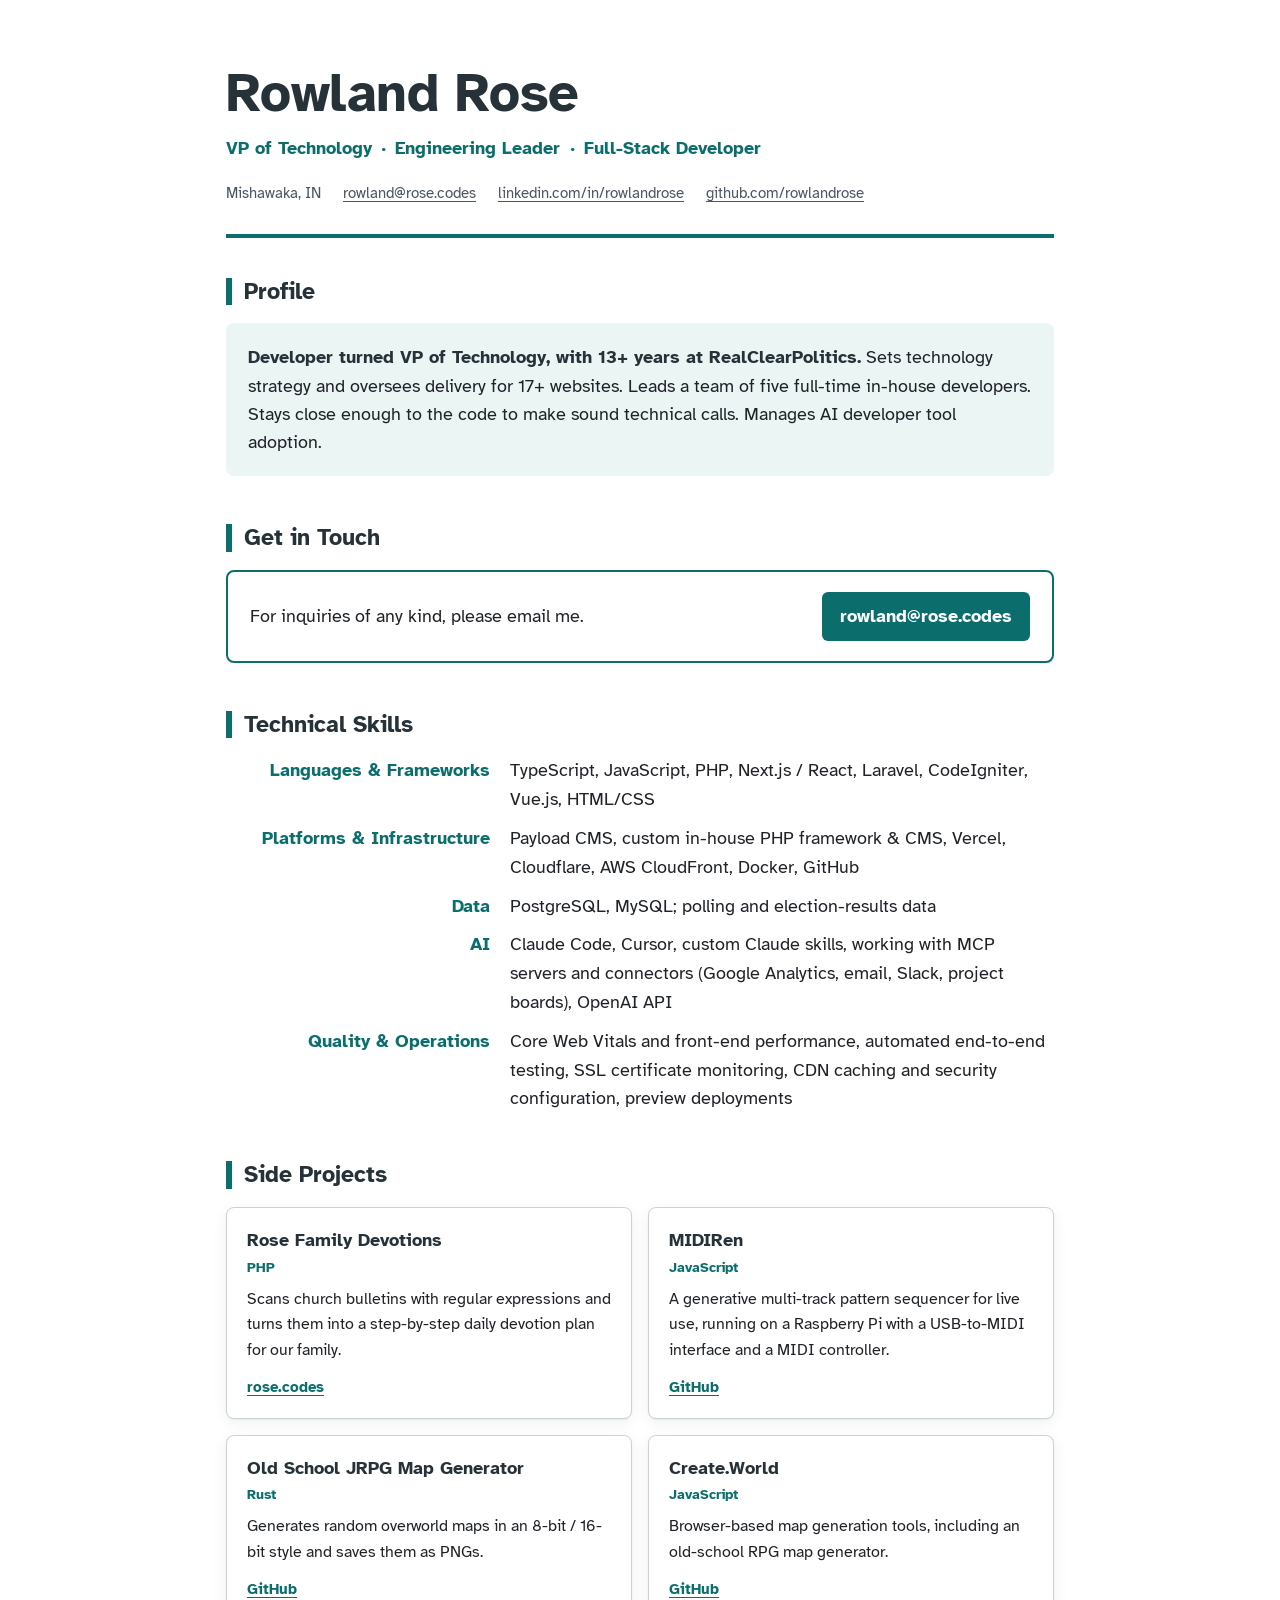
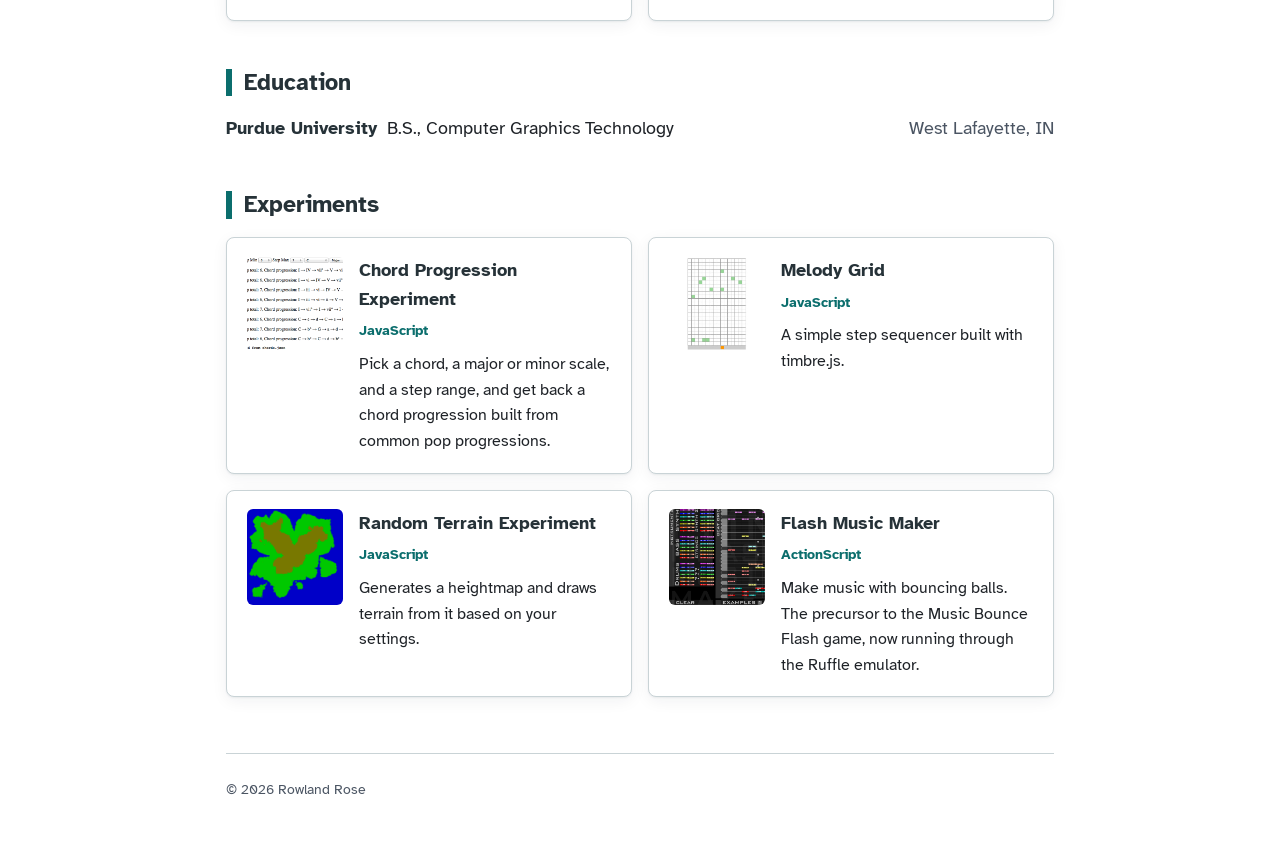
<file: index.html>
<!doctype html>
<html lang="en">
<head>
  <meta charset="utf-8">
  <meta name="viewport" content="width=device-width, initial-scale=1">
  <title>Rowland Rose · VP of Technology</title>
  <meta name="description" content="Developer turned VP of Technology, with 13+ years at RealClearPolitics. Sets technology strategy and oversees delivery for 17+ websites. Leads a team of five full-time in-house developers. Stays close enough to the code to make sound technical calls. Manages AI developer tool adoption.">
  <link rel="canonical" href="https://www.rowlandrose.com/">
  <meta property="og:type" content="profile">
  <meta property="og:title" content="Rowland Rose · VP of Technology">
  <meta property="og:description" content="Developer turned VP of Technology, with 13+ years at RealClearPolitics. Sets technology strategy and oversees delivery for 17+ websites. Leads a team of five full-time in-house developers. Stays close enough to the code to make sound technical calls. Manages AI developer tool adoption.">
  <meta property="og:url" content="https://www.rowlandrose.com/">
  <meta name="twitter:card" content="summary">
  <link rel="icon" href="data:image/svg+xml,%3Csvg xmlns='http://www.w3.org/2000/svg' viewBox='0 0 64 64'%3E%3Crect width='64' height='64' rx='12' fill='%230B6E6D'/%3E%3Ctext x='32' y='43' font-family='Arial,sans-serif' font-size='30' font-weight='700' fill='white' text-anchor='middle'%3ERR%3C/text%3E%3C/svg%3E">
  <link rel="preconnect" href="https://fonts.googleapis.com">
  <link rel="preconnect" href="https://fonts.gstatic.com" crossorigin>
  <link href="https://fonts.googleapis.com/css2?family=Atkinson+Hyperlegible:wght@400;700&display=swap" rel="stylesheet">
  <style>
    :root {
      --bg: #ffffff;
      --surface: #eaf5f4;
      --card: #ffffff;
      --ink: #1f2328;
      --heading: #263238;
      --muted: #4b5563;
      --accent: #0b6e6d;
      --rule: #c9d3d6;
      --shadow: 0 1px 2px rgba(15, 40, 45, .06), 0 4px 16px rgba(15, 40, 45, .06);
    }
    @media (prefers-color-scheme: dark) {
      :root:not([data-theme="light"]) {
        --bg: #11181b;
        --surface: #17262a;
        --card: #182226;
        --ink: #e3e8ea;
        --heading: #f1f4f5;
        --muted: #a7b3b8;
        --accent: #5cc5c0;
        --rule: #2c3b40;
        --shadow: none;
      }
    }
    :root[data-theme="dark"] {
      --bg: #11181b; --surface: #17262a; --card: #182226; --ink: #e3e8ea; --heading: #f1f4f5;
      --muted: #a7b3b8; --accent: #5cc5c0; --rule: #2c3b40; --shadow: none;
    }
    *, *::before, *::after { box-sizing: border-box; }
    html { -webkit-text-size-adjust: 100%; }
    body {
      margin: 0;
      background: var(--bg);
      color: var(--ink);
      font-family: 'Atkinson Hyperlegible', system-ui, -apple-system, 'Segoe UI', sans-serif;
      font-size: 18px;
      line-height: 1.6;
    }
    a { color: var(--accent); text-underline-offset: 3px; }
    a:hover { text-decoration-thickness: 2px; }
    a:focus-visible { outline: 3px solid var(--accent); outline-offset: 2px; border-radius: 2px; }
    .wrap { max-width: 860px; margin: 0 auto; padding: 0 16px; }

    header { padding: 64px 0 28px; border-bottom: 4px solid var(--accent); }
    h1 { margin: 0; font-size: clamp(2.4rem, 7vw, 3.4rem); line-height: 1.1; color: var(--heading); letter-spacing: -.01em; }
    .tagline { margin: 10px 0 18px; font-weight: 700; font-size: 1.15rem; color: var(--accent); }
    .tagline span + span::before { content: '·'; margin: 0 .5em; }
    .contact { display: flex; flex-wrap: wrap; gap: 8px 22px; margin: 0; padding: 0; list-style: none; font-size: .95rem; color: var(--muted); }
    .contact a { color: inherit; }
    .contact a:hover { color: var(--accent); }

    section { padding: 40px 0 8px; }
    h2 {
      margin: 0 0 18px; padding-left: 12px; border-left: 6px solid var(--accent);
      font-size: 1.45rem; line-height: 1.2; color: var(--heading);
    }
    .profile { margin: 0; padding: 20px 22px; background: var(--surface); border-radius: 8px; font-size: 1.1rem; }
    .profile strong { color: var(--heading); }

    .callout { display: flex; flex-wrap: wrap; align-items: center; justify-content: space-between; gap: 14px 24px; padding: 20px 22px; border: 2px solid var(--accent); border-radius: 8px; }
    .callout p { margin: 0; font-size: 1.1rem; }
    .button { display: inline-block; padding: 10px 18px; border-radius: 6px; background: var(--accent); color: var(--bg); font-weight: 700; text-decoration: none; }
    .button:hover { filter: brightness(1.1); }
    .company { display: flex; flex-wrap: wrap; align-items: baseline; gap: 4px 14px; margin: 26px 0 10px; padding-bottom: 6px; border-bottom: 1px solid var(--rule); }
    .company:first-of-type { margin-top: 4px; }
    .company h3 { margin: 0; font-size: 1.3rem; color: var(--heading); }
    .company .aside { color: var(--muted); font-size: .95rem; }
    .roles { list-style: none; margin: 0 0 14px; padding: 0 0 0 12px; }
    .roles li { display: grid; grid-template-columns: minmax(0, 15rem) auto; gap: 0 16px; }
    .role { font-weight: 700; }
    .dates { color: var(--accent); font-weight: 700; font-size: .92rem; font-variant-numeric: tabular-nums; align-self: center; }
    ul.points { margin: 0; padding-left: 22px; }
    ul.points li { margin: 0 0 8px; padding-left: 4px; }
    ul.points li::marker { color: var(--accent); content: '■  '; font-size: .7em; }

    .skills { display: grid; grid-template-columns: 16.5rem 1fr; gap: 10px 20px; margin: 0; }
    .skills dt { font-weight: 700; color: var(--accent); text-align: right; }
    .skills dd { margin: 0; }

    .projects { display: grid; grid-template-columns: repeat(2, minmax(0, 1fr)); gap: 16px; }
    .card { display: flex; flex-direction: column; padding: 18px 20px; background: var(--card); border: 1px solid var(--rule); border-radius: 8px; box-shadow: var(--shadow); }
    .card h3 { margin: 0 0 2px; font-size: 1.12rem; color: var(--heading); }
    .card .lang { font-size: .85rem; font-weight: 700; color: var(--accent); }
    .card p { margin: 8px 0 12px; font-size: 1rem; }
    .card .links { margin-top: auto; display: flex; gap: 16px; font-size: .95rem; font-weight: 700; }

    a.card.exp { flex-direction: row; align-items: flex-start; gap: 16px; color: inherit; text-decoration: none; transition: border-color .15s; }
    a.card.exp:hover { border-color: var(--accent); }
    a.card.exp:hover h3 { color: var(--accent); }
    a.card.exp img { flex: none; width: 96px; height: 96px; object-fit: cover; border-radius: 6px; background: var(--surface); }
    a.card.exp p { margin-bottom: 0; }
    .edu { display: flex; flex-wrap: wrap; justify-content: space-between; gap: 4px 16px; }
    .edu strong { color: var(--heading); }
    .edu .aside { color: var(--muted); }

    footer { margin-top: 48px; padding: 24px 0 40px; border-top: 1px solid var(--rule); color: var(--muted); font-size: .9rem; }

    @media (max-width: 640px) {
      body { font-size: 17px; }
      header { padding-top: 40px; }
      .roles { padding-left: 0; }
      .roles li { grid-template-columns: 1fr; margin-bottom: 6px; }
      .skills { grid-template-columns: 1fr; gap: 2px; }
      .skills dt { text-align: left; }
      .skills dd { margin-bottom: 12px; }
      .projects { grid-template-columns: 1fr; }
    }
    @media print {
      header { padding-top: 0; }
      .card { box-shadow: none; }
      a { color: inherit; text-decoration: none; }
    }
  </style>
</head>
<body>
  <div class="wrap">
    <header>
      <h1>Rowland Rose</h1>
      <p class="tagline"><span>VP of Technology</span><span>Engineering Leader</span><span>Full-Stack Developer</span></p>
      <ul class="contact">
        <li>Mishawaka, IN</li>
        <li><a href="mailto:rowland@rose.codes">rowland@rose.codes</a></li>
        <li><a href="https://www.linkedin.com/in/rowlandrose/">linkedin.com/in/rowlandrose</a></li>
        <li><a href="https://github.com/rowlandrose">github.com/rowlandrose</a></li>
      </ul>
    </header>

    <main>
      <section aria-labelledby="profile">
        <h2 id="profile">Profile</h2>
        <p class="profile"><strong>Developer turned VP of Technology, with 13+ years at RealClearPolitics.</strong> Sets technology strategy and oversees delivery for 17+ websites. Leads a team of five full-time in-house developers. Stays close enough to the code to make sound technical calls. Manages AI developer tool adoption.</p>
      </section>

      <section aria-labelledby="contact">
        <h2 id="contact">Get in Touch</h2>
        <div class="callout">
          <p>For inquiries of any kind, please email me.</p>
          <a class="button" href="mailto:rowland@rose.codes">rowland@rose.codes</a>
        </div>
      </section>

      <section aria-labelledby="skills">
        <h2 id="skills">Technical Skills</h2>
        <dl class="skills">
          <dt>Languages &amp; Frameworks</dt><dd>TypeScript, JavaScript, PHP, Next.js / React, Laravel, CodeIgniter, Vue.js, HTML/CSS</dd>
          <dt>Platforms &amp; Infrastructure</dt><dd>Payload CMS, custom in-house PHP framework &amp; CMS, Vercel, Cloudflare, AWS CloudFront, Docker, GitHub</dd>
          <dt>Data</dt><dd>PostgreSQL, MySQL; polling and election-results data</dd>
          <dt>AI</dt><dd>Claude Code, Cursor, custom Claude skills, working with MCP servers and connectors (Google Analytics, email, Slack, project boards), OpenAI API</dd>
          <dt>Quality &amp; Operations</dt><dd>Core Web Vitals and front-end performance, automated end-to-end testing, SSL certificate monitoring, CDN caching and security configuration, preview deployments</dd>
        </dl>
      </section>

      <section aria-labelledby="projects">
        <h2 id="projects">Side Projects</h2>
        <div class="projects">
          <article class="card">
            <h3>Rose Family Devotions</h3>
            <span class="lang">PHP</span>
            <p>Scans church bulletins with regular expressions and turns them into a step-by-step daily devotion plan for our family.</p>
            <div class="links"><a href="https://www.rose.codes/">rose.codes</a></div>
          </article>
          <article class="card">
            <h3>MIDIRen</h3>
            <span class="lang">JavaScript</span>
            <p>A generative multi-track pattern sequencer for live use, running on a Raspberry Pi with a USB-to-MIDI interface and a MIDI controller.</p>
            <div class="links"><a href="https://github.com/rowlandrose/MIDIRen">GitHub</a></div>
          </article>
          <article class="card">
            <h3>Old School JRPG Map Generator</h3>
            <span class="lang">Rust</span>
            <p>Generates random overworld maps in an 8-bit / 16-bit style and saves them as PNGs.</p>
            <div class="links"><a href="https://github.com/rowlandrose/old_school_jrpg_map_generator">GitHub</a></div>
          </article>
          <article class="card">
            <h3>Create.World</h3>
            <span class="lang">JavaScript</span>
            <p>Browser-based map generation tools, including an old-school RPG map generator.</p>
            <div class="links"><a href="https://github.com/rowlandrose/create.world">GitHub</a></div>
          </article>
        </div>
      </section>

      <section aria-labelledby="education">
        <h2 id="education">Education</h2>
        <div class="edu"><span><strong>Purdue University</strong> &nbsp;B.S., Computer Graphics Technology</span><span class="aside">West Lafayette, IN</span></div>
      </section>

      <section aria-labelledby="experiments">
        <h2 id="experiments">Experiments</h2>
        <div class="projects">
          <a class="card exp" href="/experiments/chord_progression_experiment/">
            <img src="/experiments/img/chord_progression_experiment_screen.png" alt="" loading="lazy" width="96" height="96">
            <div>
              <h3>Chord Progression Experiment</h3>
              <span class="lang">JavaScript</span>
              <p>Pick a chord, a major or minor scale, and a step range, and get back a chord progression built from common pop progressions.</p>
            </div>
          </a>
          <a class="card exp" href="/experiments/melody_grid/">
            <img src="/experiments/img/melody_grid.jpg" alt="" loading="lazy" width="96" height="96">
            <div>
              <h3>Melody Grid</h3>
              <span class="lang">JavaScript</span>
              <p>A simple step sequencer built with timbre.js.</p>
            </div>
          </a>
          <a class="card exp" href="/experiments/random_terrain_experiment/">
            <img src="/experiments/img/random_terrain_experiment.png" alt="" loading="lazy" width="96" height="96">
            <div>
              <h3>Random Terrain Experiment</h3>
              <span class="lang">JavaScript</span>
              <p>Generates a heightmap and draws terrain from it based on your settings.</p>
            </div>
          </a>
          <a class="card exp" href="/experiments/flash_music_maker/">
            <img src="/experiments/img/flash_music_maker.png" alt="" loading="lazy" width="96" height="96">
            <div>
              <h3>Flash Music Maker</h3>
              <span class="lang">ActionScript</span>
              <p>Make music with bouncing balls. The precursor to the Music Bounce Flash game, now running through the Ruffle emulator.</p>
            </div>
          </a>
        </div>
      </section>
    </main>

    <footer>© 2026 Rowland Rose</footer>
  </div>
</body>
</html>
</file>
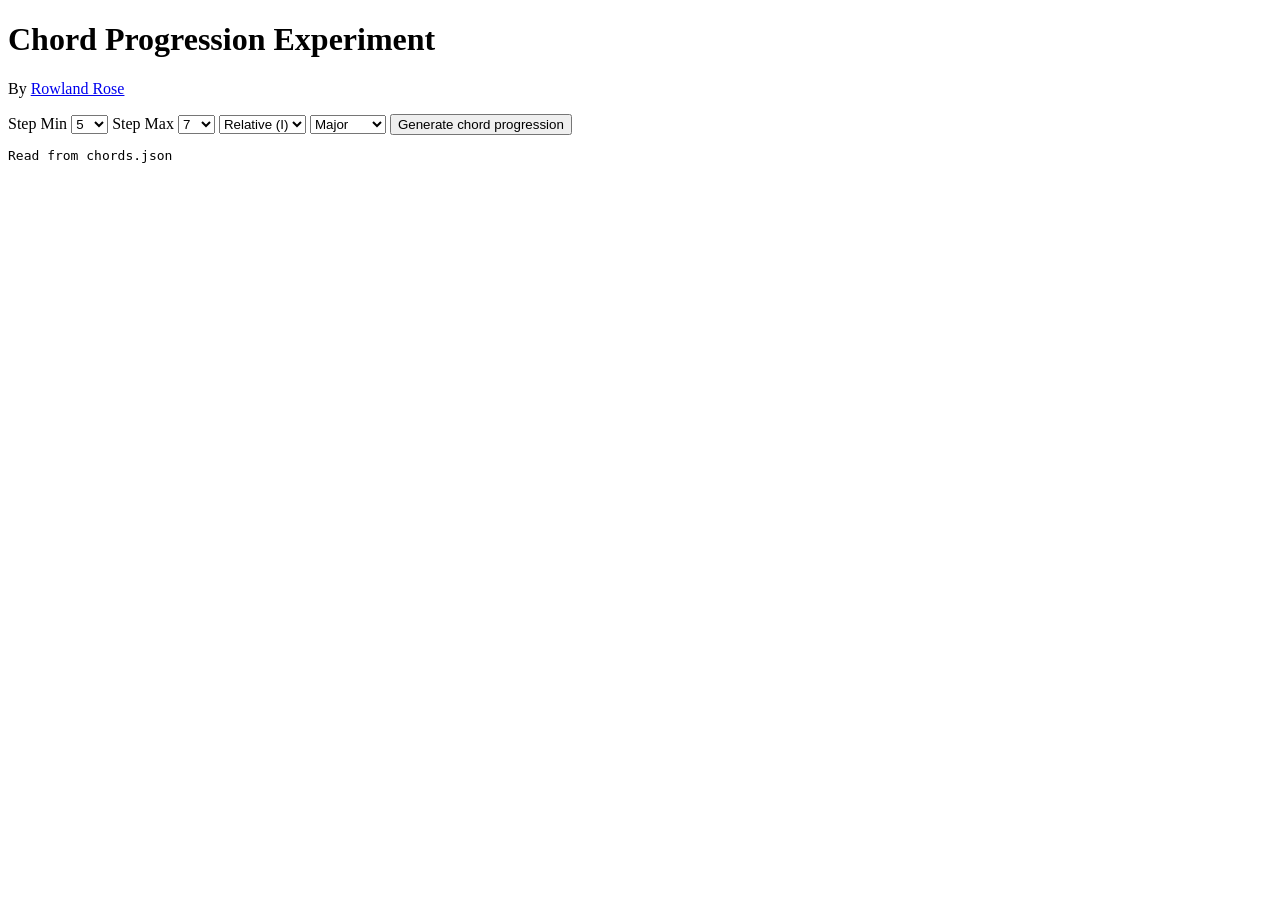
<file: experiments/chord_progression_experiment/index.html>
<!doctype html>
<html lang="en">
<head>

	<meta charset="utf-8">
	<title>Chord Progression Experiment</title>

</head>

<body>

<h1>Chord Progression Experiment</h1>
<p>By <a href="https://www.rowlandrose.com">Rowland Rose</a></p>

<label for="chord_num_min">Step Min</label>
<select id="chord_num_min">
	<option value="2">2</option>
	<option value="3">3</option>
	<option value="4">4</option>
	<option value="5" selected>5</option>
	<option value="6">6</option>
	<option value="7">7</option>
	<option value="8">8</option>
	<option value="9">9</option>
	<option value="10">10</option>
</select>

<label for="chord_num_max">Step Max</label>
<select id="chord_num_max">
	<option value="2">2</option>
	<option value="3">3</option>
	<option value="4">4</option>
	<option value="5">5</option>
	<option value="6">6</option>
	<option value="7" selected>7</option>
	<option value="8">8</option>
	<option value="9">9</option>
	<option value="10">10</option>
</select>
<select id="key_root">
	<!-- <option value="relative_major">Relative (I)</option>
	<option value="c_major">C</option>
	<option value="db_major">C#/Db</option>
	<option value="d_major">D</option>
	<option value="eb_major">D#/Eb</option>
	<option value="e_major">E</option>
	<option value="f_major">F</option>
	<option value="gb_major">F#/Gb</option>
	<option value="g_major">G</option>
	<option value="ab_major">G#/Ab</option>
	<option value="a_major">A</option>
	<option value="bb_major">A#/Bb</option>
	<option value="b_major">B</option>
	<option value="relative_minor">Relative (i)</option>
	<option value="c_minor">c</option>
	<option value="db_minor">c#/db</option>
	<option value="d_minor">d</option>
	<option value="eb_minor">d#/eb</option>
	<option value="e_minor">e</option>
	<option value="f_minor">f</option>
	<option value="gb_minor">f#/bb</option>
	<option value="g_minor">b</option>
	<option value="ab_minor">b#/ab</option>
	<option value="a_minor">a</option>
	<option value="bb_minor">a#/bb</option>
	<option value="b_minor">b</option> -->
	<option value="relative">Relative (I)</option>
	<option value="0">C</option>
	<option value="1">C&#x266f;/D&#x266d;</option>
	<option value="2">D</option>
	<option value="3">D&#x266f;/E&#x266d;</option>
	<option value="4">E</option>
	<option value="5">F</option>
	<option value="6">F&#x266f;/G&#x266d;</option>
	<option value="7">G</option>
	<option value="8">G&#x266f;/A&#x266d;</option>
	<option value="9">A</option>
	<option value="10">A&#x266f;/B&#x266d;</option>
	<option value="11">B</option>
</select>
<select id="chord_ruleset"></select>
<button id="gen_prog">Generate chord progression</button>

<div id="chord_output"></div>
<pre id="msg"></pre>

<script src="https://code.jquery.com/jquery-1.11.3.min.js"></script>

<script>

/*var relative_notes = [
	['I',    'i'],
	['bII',  'bii'],
	['II',   'ii'],
	['bIII', 'biii'],
	['III',  'iii'],
	['IV',   'iv'],
	['bV',   'bv'],
	['V',    'v'],
	['bVI',  'bvi'],
	['VI',   'vi'],
	['bVII', 'bvii'],
	['VII',  'vii']
];*/

var relative_notes = {
	'I' : 0,
	'i' : 0,
	'bII' : 1,
	'bii' : 1,
	'II' : 2,
	'ii' : 2,
	'bIII' : 3,
	'biii' : 3,
	'III' : 4,
	'iii' : 4,
	'IV' : 5,
	'iv' : 5,
	'bV' : 6,
	'bv' : 6,
	'V' : 7,
	'v' : 7,
	'bVI' : 8,
	'bvi' : 8,
	'VI' : 9,
	'vi' : 9,
	'bVII' : 10,
	'bvii' : 10,
	'VII' : 11,
	'vii' : 11,
}

var note_letters = ['C', 'bD', 'D', 'bE', 'E', 'F', 'bG', 'G', 'bA', 'A', 'bB', 'B'];

var chord_ruleset_html = '';
var chord_json = {};

$.getJSON('chords.json', function(data)
{
	$('#msg').append('Read from chords.json');
	chord_json = data;

	for(var chord_ruleset in data)
	{
		// This avoids going through inherited properties of the object
		if(data.hasOwnProperty(chord_ruleset)) 
		{
			chord_ruleset_html += '<option value="'+chord_ruleset+'">'+chord_ruleset+'</option>';
		}
	}

	$('#chord_ruleset').html(chord_ruleset_html);

});

$('#gen_prog').click(function()
{
	var step_max = parseInt($('#chord_num_max').val());
	var step_min = parseInt($('#chord_num_min').val());
	var step_total = Math.floor( Math.random() * ( ( step_max - step_min ) + 1 ) ) + step_min;
	var current_step = 1;
	var chord_prog = [];
	var danger_chords = [];
	var current_chord = '';

	var chord_data = chord_json[$('#chord_ruleset').val()];

	var key_root = $('#key_root').val();

	// Danger chords: Chords that only lead to root chord. Make sure to avoid these until at the appropriate count away from end.
	// Also, don't make second to last chord the root note. Unless allowing repeat chords.

	// Find danger chords

	var count = 1;
	var root_chord = '';
	for(var chord in chord_data)
	{
		// This avoids going through inherited properties of the object
		if(chord_data.hasOwnProperty(chord)) 
		{
			if(count == 1) {
				root_chord = chord;
				break;
			}
			if(chord_data[chord].length == 1 && chord_data[chord][0] == root_chord) {
				danger_chords.push(chord);
			}
			count++;
		}
	}

	//console.log('danger_chords');
	//console.log(danger_chords);

	chord_prog.push(root_chord);
	current_step++;
	current_chord = root_chord;

	while(current_step <= step_total)
	{
		var safe_chords = [];
		for(var i = 0; i < chord_data[current_chord].length; i++)
		{
			var possible_chord = chord_data[current_chord][i];
			if(step_total == current_step)
			{
				// Only allow chords with ability to go to root chord
				var safe = false;
				for(var j = 0; j < chord_data[possible_chord].length; j++)
				{
					if(chord_data[possible_chord][j] == root_chord) {
						safe = true;
					}
				}
				if(safe) {
					safe_chords.push(possible_chord);
				}
			}
			else if(step_total - current_step == 1)
			{
				// Don't allow danger chords
				var danger = false;
				for(var j = 0; j < danger_chords.length; j++)
				{
					if(possible_chord == danger_chords[j]) {
						danger = true;
					}
				}
				if(!danger) {
					safe_chords.push(possible_chord);
				}
			}
			else {
				safe_chords.push(possible_chord);
			}
		}

		//console.log('safe_chords');
		//console.log(safe_chords);

		var chosen_chord = safe_chords[Math.floor(Math.random() * safe_chords.length)];

		chord_prog.push(chosen_chord);
		current_step++;
		current_chord = chosen_chord;
	}

	var output_html = '<p>Step total: ' + step_total + ', Chord progression: ';
	for(var i = 0; i < chord_prog.length; i++)
	{
		if(i > 0) {
			output_html += ' &rarr; ';
		}
		
		var chord_arr = chord_prog[i].split('_');
		var new_chord_num = relative_notes[chord_arr[0]];
		var new_chord = '';
		var suffix_1 = '';
		var suffix_2 = '';

		if(key_root == 'relative') {
			new_chord = chord_arr[0];
		}
		else
		{
			var offset = parseInt(key_root) + new_chord_num;
			if(offset > 11) {
				offset -= 12;
			}
			new_chord = note_letters[offset];
			if(chord_arr[0] == chord_arr[0].toLowerCase()) {
				new_chord = new_chord.toLowerCase();
			}
		}
		// Suffix 1
		if(new_chord.charAt(0) == 'b' && new_chord.charAt(1) != '' ) {
			new_chord = new_chord.substr(1);
			suffix_1 = '&#x266d;';
		}
		// Suffix 2
		if(typeof chord_arr[1] !== 'undefined') {
			var suffix_2 = '_'+chord_arr[1];
			if(suffix_2 == '_d') {
				suffix_2 = '&deg;';
			}
		}
		output_html += new_chord + suffix_1 + suffix_2;
		
	}
	output_html += '</p>';

	$('#chord_output').append(output_html);
});



</script>

</body>

</html>
</file>
